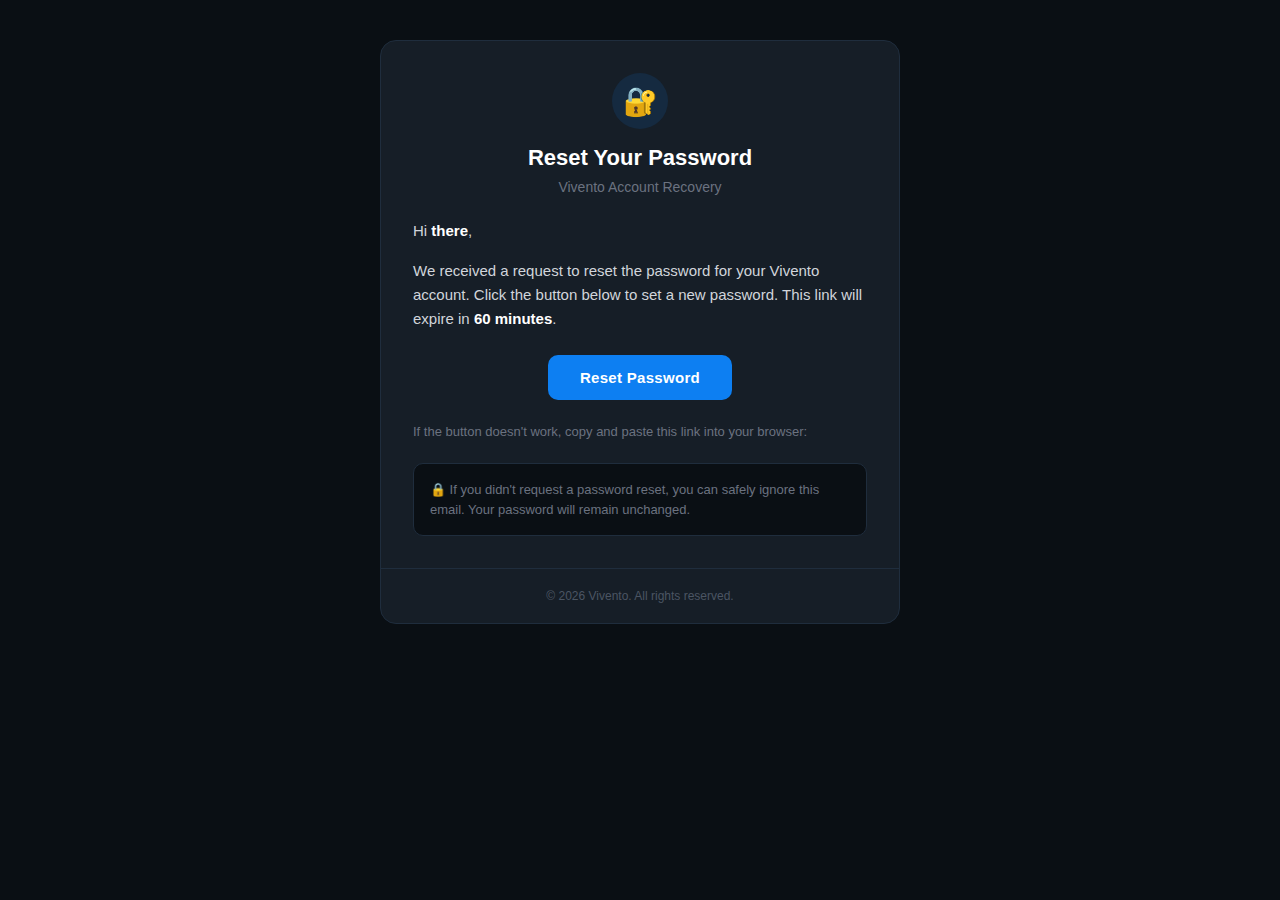
<file: src/main/resources/templates/password-reset-email.html>
<!DOCTYPE html>
<html xmlns:th="http://www.thymeleaf.org" lang="en">
<head>
    <meta charset="UTF-8"/>
    <meta name="viewport" content="width=device-width, initial-scale=1.0"/>
    <title>Reset Your Password - Vivento</title>
</head>
<body style="margin:0;padding:0;background-color:#0a0f14;font-family:'Helvetica Neue',Helvetica,Arial,sans-serif;">
<table width="100%" cellpadding="0" cellspacing="0" style="background-color:#0a0f14;padding:40px 20px;">
    <tr>
        <td align="center">
            <table width="100%" cellpadding="0" cellspacing="0" style="max-width:520px;background-color:#161e27;border-radius:16px;overflow:hidden;border:1px solid #1f2d3d;">
                <!-- Header -->
                <tr>
                    <td align="center" style="padding:32px 32px 24px;">
                        <div style="display:inline-flex;align-items:center;justify-content:center;width:56px;height:56px;background-color:#0d7ff220;border-radius:50%;margin-bottom:16px;">
                            <span style="font-size:28px;">🔐</span>
                        </div>
                        <h1 style="margin:0;font-size:22px;font-weight:800;color:#ffffff;">Reset Your Password</h1>
                        <p style="margin:8px 0 0;font-size:14px;color:#6b7280;">Vivento Account Recovery</p>
                    </td>
                </tr>
                <!-- Body -->
                <tr>
                    <td style="padding:0 32px 32px;">
                        <p style="margin:0 0 16px;font-size:15px;color:#d1d5db;line-height:1.6;">
                            Hi <strong th:text="${userName}" style="color:#ffffff;">there</strong>,
                        </p>
                        <p style="margin:0 0 24px;font-size:15px;color:#d1d5db;line-height:1.6;">
                            We received a request to reset the password for your Vivento account. Click the button below to set a new password. This link will expire in <strong style="color:#ffffff;">60 minutes</strong>.
                        </p>
                        <!-- CTA Button -->
                        <table width="100%" cellpadding="0" cellspacing="0">
                            <tr>
                                <td align="center" style="padding-bottom:24px;">
                                    <a th:href="${resetLink}"
                                       style="display:inline-block;background-color:#0d7ff2;color:#ffffff;text-decoration:none;font-size:15px;font-weight:700;padding:14px 32px;border-radius:10px;letter-spacing:0.02em;">
                                        Reset Password
                                    </a>
                                </td>
                            </tr>
                        </table>
                        <!-- Fallback link -->
                        <p style="margin:0 0 8px;font-size:13px;color:#6b7280;">If the button doesn't work, copy and paste this link into your browser:</p>
                        <p style="margin:0 0 24px;font-size:12px;word-break:break-all;">
                            <a th:href="${resetLink}" th:text="${resetLink}" style="color:#0d7ff2;text-decoration:none;"></a>
                        </p>
                        <!-- Security note -->
                        <div style="background-color:#0a0f14;border-radius:10px;padding:16px;border:1px solid #1f2d3d;">
                            <p style="margin:0;font-size:13px;color:#6b7280;line-height:1.5;">
                                🔒 If you didn't request a password reset, you can safely ignore this email. Your password will remain unchanged.
                            </p>
                        </div>
                    </td>
                </tr>
                <!-- Footer -->
                <tr>
                    <td style="padding:20px 32px;border-top:1px solid #1f2d3d;text-align:center;">
                        <p style="margin:0;font-size:12px;color:#4b5563;">&copy; 2026 Vivento. All rights reserved.</p>
                    </td>
                </tr>
            </table>
        </td>
    </tr>
</table>
</body>
</html>
</file>
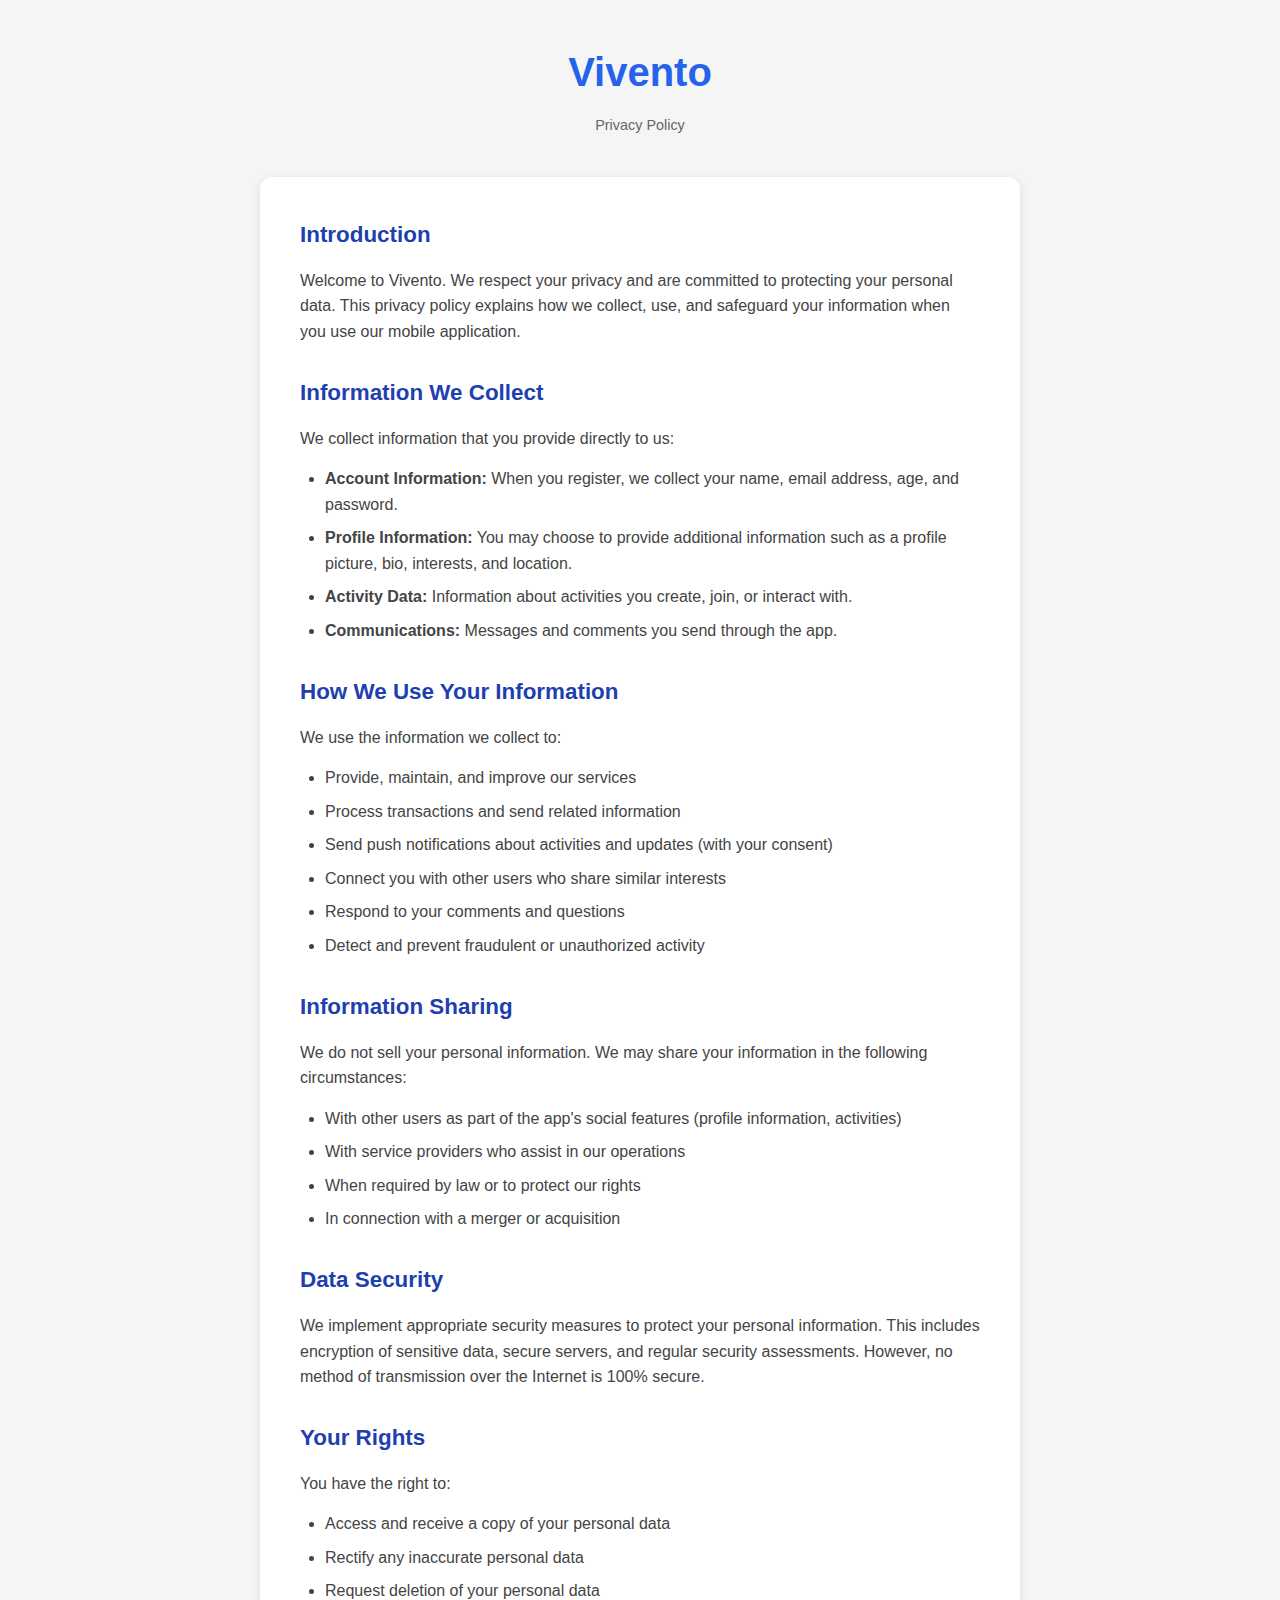
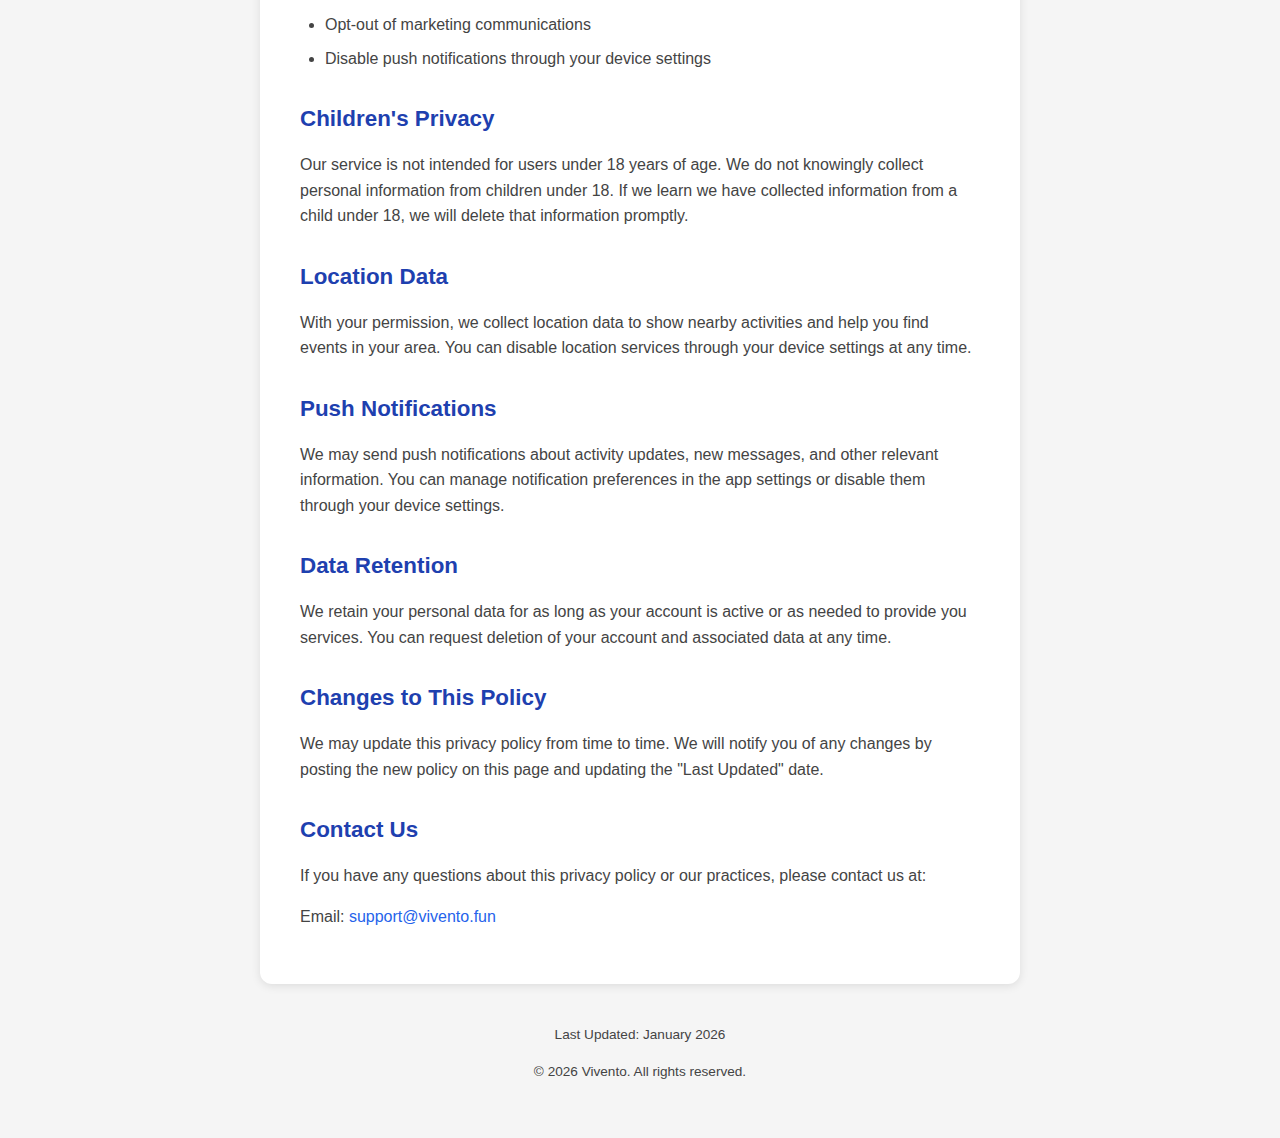
<file: src/main/resources/templates/privacy.html>
<!DOCTYPE html>
<html xmlns:th="http://www.thymeleaf.org" lang="en">
<head>
    <meta charset="UTF-8">
    <meta name="viewport" content="width=device-width, initial-scale=1.0">
    <title>Privacy Policy - Vivento</title>
    <style>
        * {
            margin: 0;
            padding: 0;
            box-sizing: border-box;
        }
        body {
            font-family: -apple-system, BlinkMacSystemFont, 'Segoe UI', Roboto, Oxygen, Ubuntu, sans-serif;
            line-height: 1.6;
            color: #333;
            background-color: #f5f5f5;
        }
        .container {
            max-width: 800px;
            margin: 0 auto;
            padding: 40px 20px;
        }
        .header {
            text-align: center;
            margin-bottom: 40px;
        }
        .header h1 {
            color: #2563eb;
            font-size: 2.5rem;
            margin-bottom: 10px;
        }
        .header p {
            color: #666;
            font-size: 0.9rem;
        }
        .content {
            background: white;
            padding: 40px;
            border-radius: 12px;
            box-shadow: 0 2px 10px rgba(0,0,0,0.1);
        }
        h2 {
            color: #1e40af;
            margin-top: 30px;
            margin-bottom: 15px;
            font-size: 1.4rem;
        }
        h2:first-child {
            margin-top: 0;
        }
        p {
            margin-bottom: 15px;
            color: #444;
        }
        ul {
            margin-bottom: 15px;
            padding-left: 25px;
        }
        li {
            margin-bottom: 8px;
            color: #444;
        }
        .footer {
            text-align: center;
            margin-top: 40px;
            color: #666;
            font-size: 0.85rem;
        }
        a {
            color: #2563eb;
            text-decoration: none;
        }
        a:hover {
            text-decoration: underline;
        }
    </style>
</head>
<body>
    <div class="container">
        <div class="header">
            <h1>Vivento</h1>
            <p>Privacy Policy</p>
        </div>

        <div class="content">
            <h2>Introduction</h2>
            <p>Welcome to Vivento. We respect your privacy and are committed to protecting your personal data. This privacy policy explains how we collect, use, and safeguard your information when you use our mobile application.</p>

            <h2>Information We Collect</h2>
            <p>We collect information that you provide directly to us:</p>
            <ul>
                <li><strong>Account Information:</strong> When you register, we collect your name, email address, age, and password.</li>
                <li><strong>Profile Information:</strong> You may choose to provide additional information such as a profile picture, bio, interests, and location.</li>
                <li><strong>Activity Data:</strong> Information about activities you create, join, or interact with.</li>
                <li><strong>Communications:</strong> Messages and comments you send through the app.</li>
            </ul>

            <h2>How We Use Your Information</h2>
            <p>We use the information we collect to:</p>
            <ul>
                <li>Provide, maintain, and improve our services</li>
                <li>Process transactions and send related information</li>
                <li>Send push notifications about activities and updates (with your consent)</li>
                <li>Connect you with other users who share similar interests</li>
                <li>Respond to your comments and questions</li>
                <li>Detect and prevent fraudulent or unauthorized activity</li>
            </ul>

            <h2>Information Sharing</h2>
            <p>We do not sell your personal information. We may share your information in the following circumstances:</p>
            <ul>
                <li>With other users as part of the app's social features (profile information, activities)</li>
                <li>With service providers who assist in our operations</li>
                <li>When required by law or to protect our rights</li>
                <li>In connection with a merger or acquisition</li>
            </ul>

            <h2>Data Security</h2>
            <p>We implement appropriate security measures to protect your personal information. This includes encryption of sensitive data, secure servers, and regular security assessments. However, no method of transmission over the Internet is 100% secure.</p>

            <h2>Your Rights</h2>
            <p>You have the right to:</p>
            <ul>
                <li>Access and receive a copy of your personal data</li>
                <li>Rectify any inaccurate personal data</li>
                <li>Request deletion of your personal data</li>
                <li>Opt-out of marketing communications</li>
                <li>Disable push notifications through your device settings</li>
            </ul>

            <h2>Children's Privacy</h2>
            <p>Our service is not intended for users under 18 years of age. We do not knowingly collect personal information from children under 18. If we learn we have collected information from a child under 18, we will delete that information promptly.</p>

            <h2>Location Data</h2>
            <p>With your permission, we collect location data to show nearby activities and help you find events in your area. You can disable location services through your device settings at any time.</p>

            <h2>Push Notifications</h2>
            <p>We may send push notifications about activity updates, new messages, and other relevant information. You can manage notification preferences in the app settings or disable them through your device settings.</p>

            <h2>Data Retention</h2>
            <p>We retain your personal data for as long as your account is active or as needed to provide you services. You can request deletion of your account and associated data at any time.</p>

            <h2>Changes to This Policy</h2>
            <p>We may update this privacy policy from time to time. We will notify you of any changes by posting the new policy on this page and updating the "Last Updated" date.</p>

            <h2>Contact Us</h2>
            <p>If you have any questions about this privacy policy or our practices, please contact us at:</p>
            <p>Email: <a href="mailto:support@vivento.fun">support@vivento.fun</a></p>
        </div>

        <div class="footer">
            <p>Last Updated: January 2026</p>
            <p>&copy; 2026 Vivento. All rights reserved.</p>
        </div>
    </div>
</body>
</html>
</file>
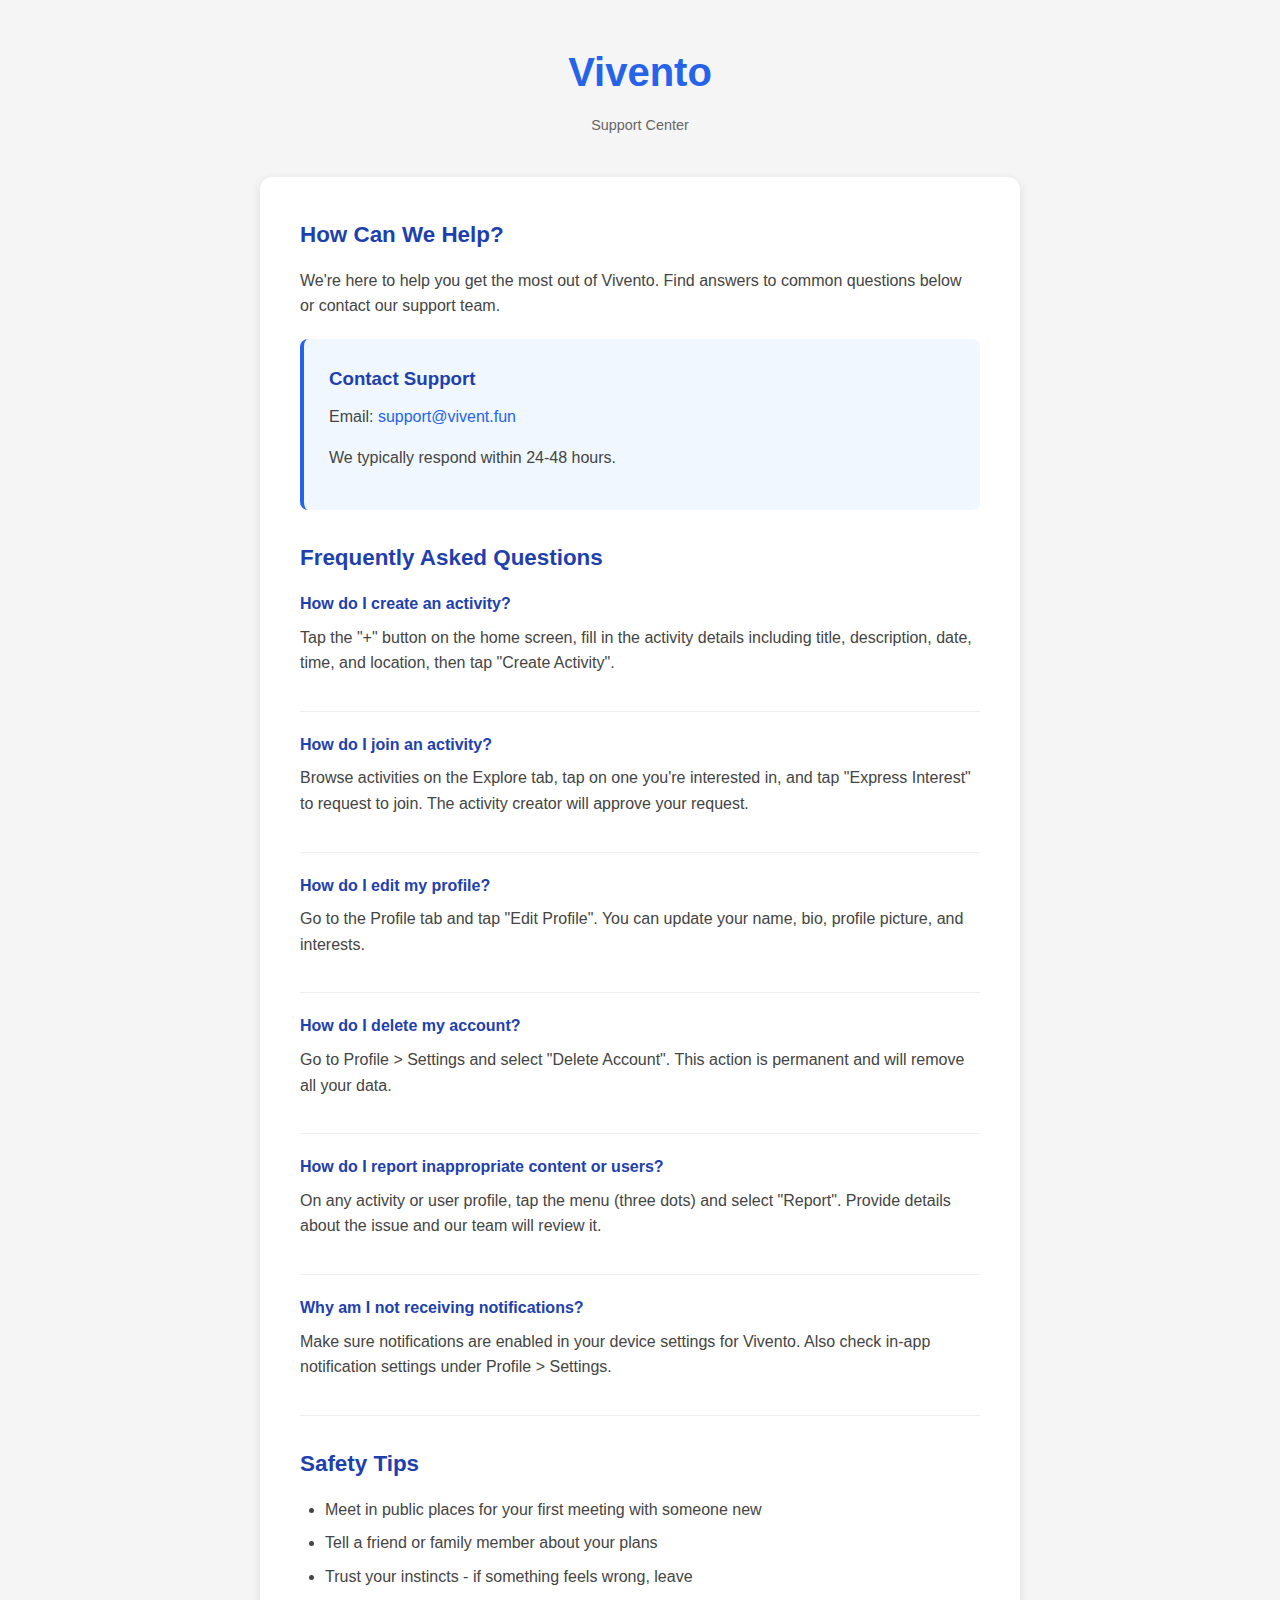
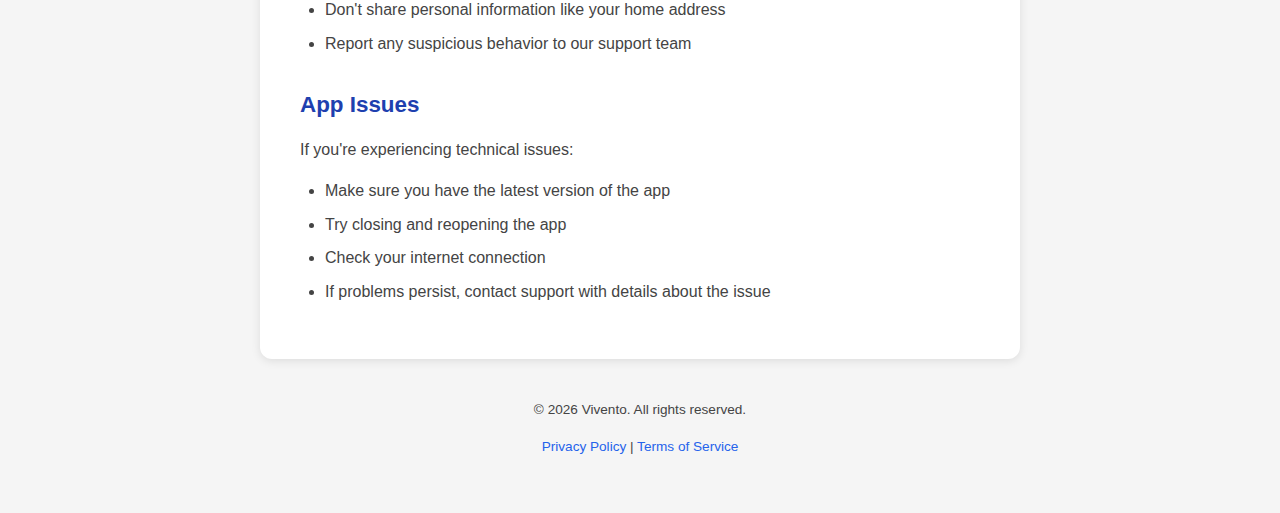
<file: src/main/resources/templates/support.html>
<!DOCTYPE html>
<html xmlns:th="http://www.thymeleaf.org" lang="en">
<head>
    <meta charset="UTF-8">
    <meta name="viewport" content="width=device-width, initial-scale=1.0">
    <title>Support - Vivento</title>
    <style>
        * {
            margin: 0;
            padding: 0;
            box-sizing: border-box;
        }
        body {
            font-family: -apple-system, BlinkMacSystemFont, 'Segoe UI', Roboto, Oxygen, Ubuntu, sans-serif;
            line-height: 1.6;
            color: #333;
            background-color: #f5f5f5;
        }
        .container {
            max-width: 800px;
            margin: 0 auto;
            padding: 40px 20px;
        }
        .header {
            text-align: center;
            margin-bottom: 40px;
        }
        .header h1 {
            color: #2563eb;
            font-size: 2.5rem;
            margin-bottom: 10px;
        }
        .header p {
            color: #666;
            font-size: 0.9rem;
        }
        .content {
            background: white;
            padding: 40px;
            border-radius: 12px;
            box-shadow: 0 2px 10px rgba(0,0,0,0.1);
        }
        h2 {
            color: #1e40af;
            margin-top: 30px;
            margin-bottom: 15px;
            font-size: 1.4rem;
        }
        h2:first-child {
            margin-top: 0;
        }
        p {
            margin-bottom: 15px;
            color: #444;
        }
        ul {
            margin-bottom: 15px;
            padding-left: 25px;
        }
        li {
            margin-bottom: 8px;
            color: #444;
        }
        .footer {
            text-align: center;
            margin-top: 40px;
            color: #666;
            font-size: 0.85rem;
        }
        a {
            color: #2563eb;
            text-decoration: none;
        }
        a:hover {
            text-decoration: underline;
        }
        .contact-card {
            background: #f0f7ff;
            padding: 25px;
            border-radius: 8px;
            margin: 20px 0;
            border-left: 4px solid #2563eb;
        }
        .contact-card h3 {
            color: #1e40af;
            margin-bottom: 10px;
        }
        .faq-item {
            margin-bottom: 20px;
            padding-bottom: 20px;
            border-bottom: 1px solid #eee;
        }
        .faq-item:last-child {
            border-bottom: none;
        }
        .faq-question {
            font-weight: 600;
            color: #1e40af;
            margin-bottom: 8px;
        }
    </style>
</head>
<body>
    <div class="container">
        <div class="header">
            <h1>Vivento</h1>
            <p>Support Center</p>
        </div>

        <div class="content">
            <h2>How Can We Help?</h2>
            <p>We're here to help you get the most out of Vivento. Find answers to common questions below or contact our support team.</p>

            <div class="contact-card">
                <h3>Contact Support</h3>
                <p>Email: <a href="mailto:support@vivent.fun">support@vivent.fun</a></p>
                <p>We typically respond within 24-48 hours.</p>
            </div>

            <h2>Frequently Asked Questions</h2>

            <div class="faq-item">
                <p class="faq-question">How do I create an activity?</p>
                <p>Tap the "+" button on the home screen, fill in the activity details including title, description, date, time, and location, then tap "Create Activity".</p>
            </div>

            <div class="faq-item">
                <p class="faq-question">How do I join an activity?</p>
                <p>Browse activities on the Explore tab, tap on one you're interested in, and tap "Express Interest" to request to join. The activity creator will approve your request.</p>
            </div>

            <div class="faq-item">
                <p class="faq-question">How do I edit my profile?</p>
                <p>Go to the Profile tab and tap "Edit Profile". You can update your name, bio, profile picture, and interests.</p>
            </div>

            <div class="faq-item">
                <p class="faq-question">How do I delete my account?</p>
                <p>Go to Profile > Settings and select "Delete Account". This action is permanent and will remove all your data.</p>
            </div>

            <div class="faq-item">
                <p class="faq-question">How do I report inappropriate content or users?</p>
                <p>On any activity or user profile, tap the menu (three dots) and select "Report". Provide details about the issue and our team will review it.</p>
            </div>

            <div class="faq-item">
                <p class="faq-question">Why am I not receiving notifications?</p>
                <p>Make sure notifications are enabled in your device settings for Vivento. Also check in-app notification settings under Profile > Settings.</p>
            </div>

            <h2>Safety Tips</h2>
            <ul>
                <li>Meet in public places for your first meeting with someone new</li>
                <li>Tell a friend or family member about your plans</li>
                <li>Trust your instincts - if something feels wrong, leave</li>
                <li>Don't share personal information like your home address</li>
                <li>Report any suspicious behavior to our support team</li>
            </ul>

            <h2>App Issues</h2>
            <p>If you're experiencing technical issues:</p>
            <ul>
                <li>Make sure you have the latest version of the app</li>
                <li>Try closing and reopening the app</li>
                <li>Check your internet connection</li>
                <li>If problems persist, contact support with details about the issue</li>
            </ul>
        </div>

        <div class="footer">
            <p>&copy; 2026 Vivento. All rights reserved.</p>
            <p><a href="/privacy">Privacy Policy</a> | <a href="/terms">Terms of Service</a></p>
        </div>
    </div>
</body>
</html>
</file>
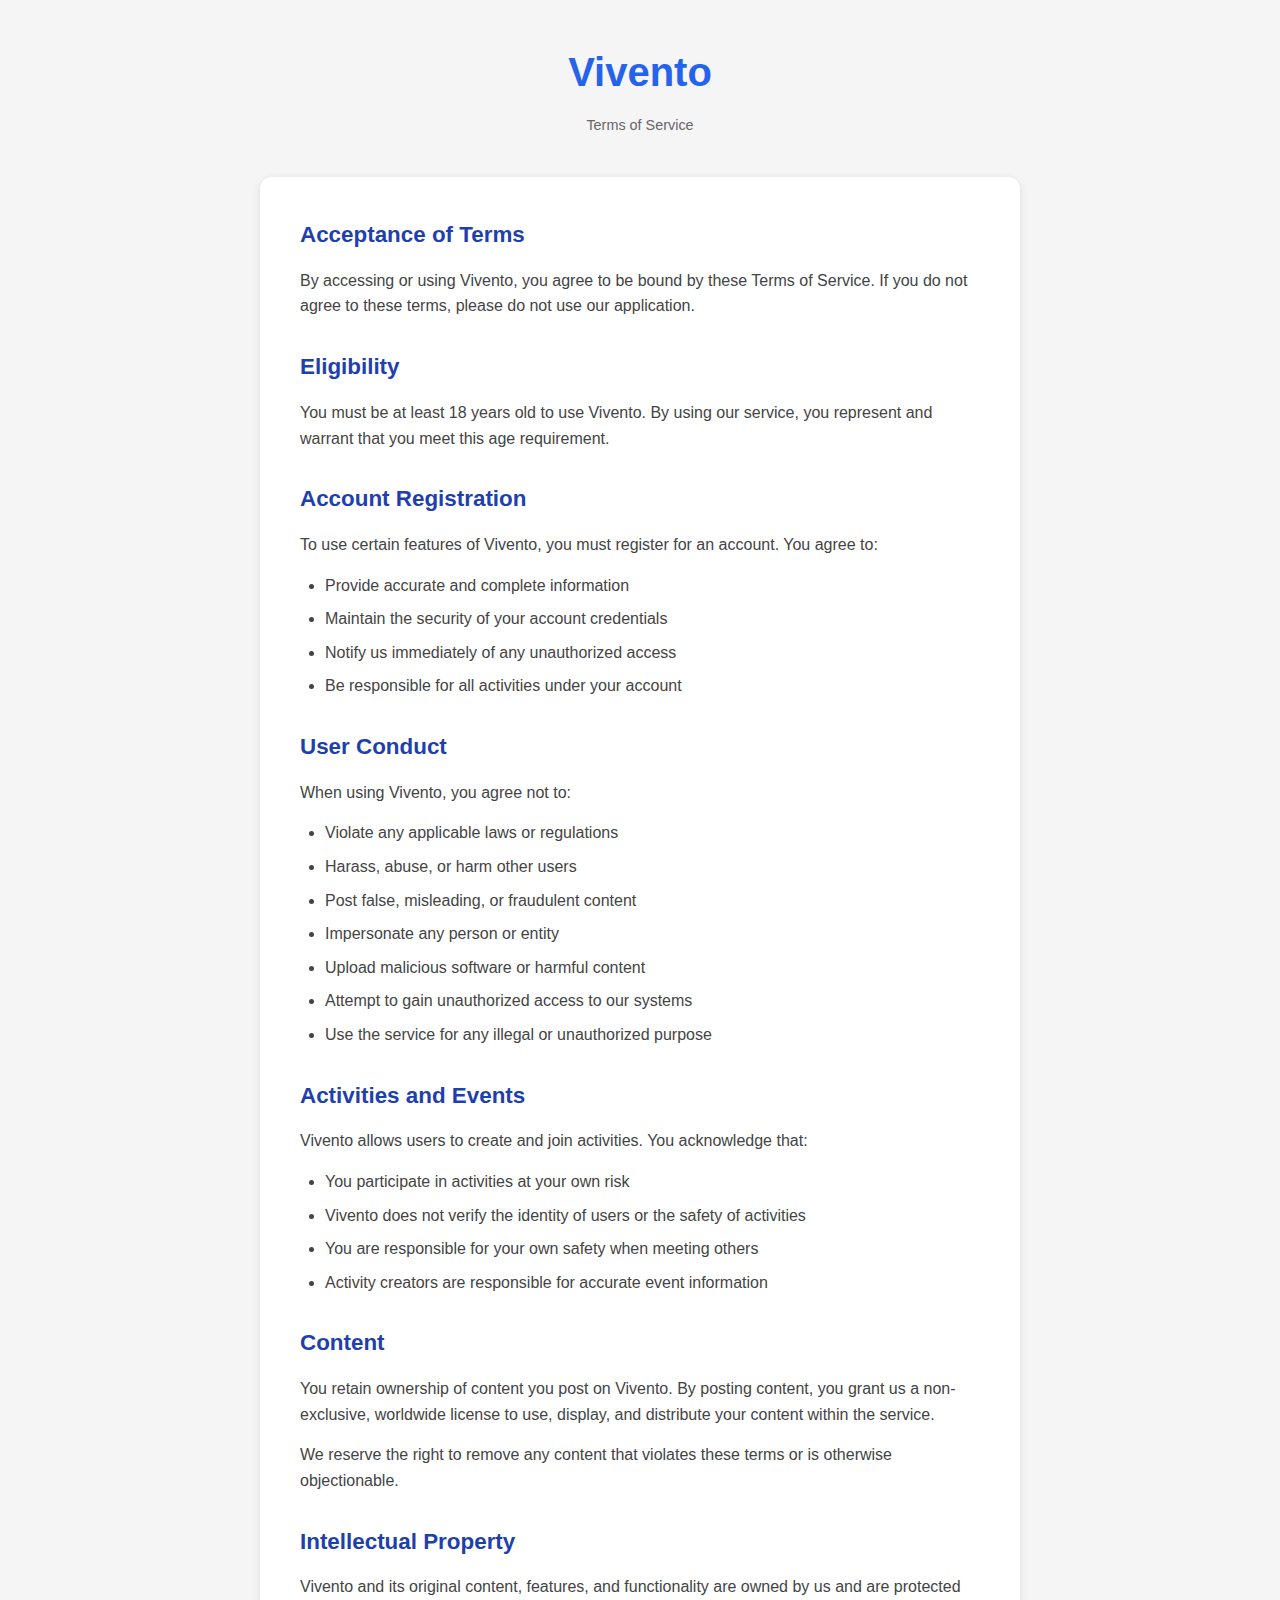
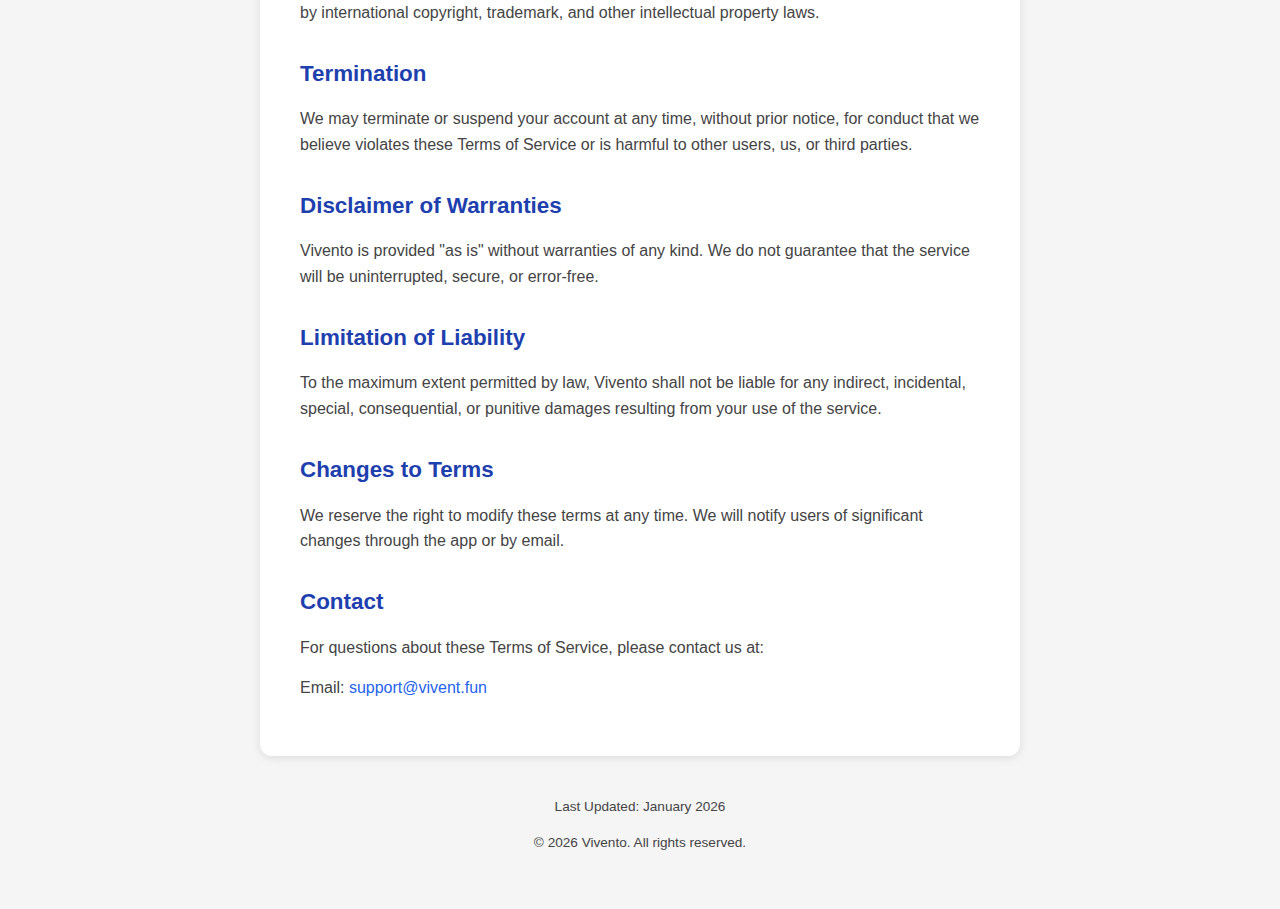
<file: src/main/resources/templates/terms.html>
<!DOCTYPE html>
<html xmlns:th="http://www.thymeleaf.org" lang="en">
<head>
    <meta charset="UTF-8">
    <meta name="viewport" content="width=device-width, initial-scale=1.0">
    <title>Terms of Service - Vivento</title>
    <style>
        * {
            margin: 0;
            padding: 0;
            box-sizing: border-box;
        }
        body {
            font-family: -apple-system, BlinkMacSystemFont, 'Segoe UI', Roboto, Oxygen, Ubuntu, sans-serif;
            line-height: 1.6;
            color: #333;
            background-color: #f5f5f5;
        }
        .container {
            max-width: 800px;
            margin: 0 auto;
            padding: 40px 20px;
        }
        .header {
            text-align: center;
            margin-bottom: 40px;
        }
        .header h1 {
            color: #2563eb;
            font-size: 2.5rem;
            margin-bottom: 10px;
        }
        .header p {
            color: #666;
            font-size: 0.9rem;
        }
        .content {
            background: white;
            padding: 40px;
            border-radius: 12px;
            box-shadow: 0 2px 10px rgba(0,0,0,0.1);
        }
        h2 {
            color: #1e40af;
            margin-top: 30px;
            margin-bottom: 15px;
            font-size: 1.4rem;
        }
        h2:first-child {
            margin-top: 0;
        }
        p {
            margin-bottom: 15px;
            color: #444;
        }
        ul {
            margin-bottom: 15px;
            padding-left: 25px;
        }
        li {
            margin-bottom: 8px;
            color: #444;
        }
        .footer {
            text-align: center;
            margin-top: 40px;
            color: #666;
            font-size: 0.85rem;
        }
        a {
            color: #2563eb;
            text-decoration: none;
        }
        a:hover {
            text-decoration: underline;
        }
    </style>
</head>
<body>
    <div class="container">
        <div class="header">
            <h1>Vivento</h1>
            <p>Terms of Service</p>
        </div>

        <div class="content">
            <h2>Acceptance of Terms</h2>
            <p>By accessing or using Vivento, you agree to be bound by these Terms of Service. If you do not agree to these terms, please do not use our application.</p>

            <h2>Eligibility</h2>
            <p>You must be at least 18 years old to use Vivento. By using our service, you represent and warrant that you meet this age requirement.</p>

            <h2>Account Registration</h2>
            <p>To use certain features of Vivento, you must register for an account. You agree to:</p>
            <ul>
                <li>Provide accurate and complete information</li>
                <li>Maintain the security of your account credentials</li>
                <li>Notify us immediately of any unauthorized access</li>
                <li>Be responsible for all activities under your account</li>
            </ul>

            <h2>User Conduct</h2>
            <p>When using Vivento, you agree not to:</p>
            <ul>
                <li>Violate any applicable laws or regulations</li>
                <li>Harass, abuse, or harm other users</li>
                <li>Post false, misleading, or fraudulent content</li>
                <li>Impersonate any person or entity</li>
                <li>Upload malicious software or harmful content</li>
                <li>Attempt to gain unauthorized access to our systems</li>
                <li>Use the service for any illegal or unauthorized purpose</li>
            </ul>

            <h2>Activities and Events</h2>
            <p>Vivento allows users to create and join activities. You acknowledge that:</p>
            <ul>
                <li>You participate in activities at your own risk</li>
                <li>Vivento does not verify the identity of users or the safety of activities</li>
                <li>You are responsible for your own safety when meeting others</li>
                <li>Activity creators are responsible for accurate event information</li>
            </ul>

            <h2>Content</h2>
            <p>You retain ownership of content you post on Vivento. By posting content, you grant us a non-exclusive, worldwide license to use, display, and distribute your content within the service.</p>
            <p>We reserve the right to remove any content that violates these terms or is otherwise objectionable.</p>

            <h2>Intellectual Property</h2>
            <p>Vivento and its original content, features, and functionality are owned by us and are protected by international copyright, trademark, and other intellectual property laws.</p>

            <h2>Termination</h2>
            <p>We may terminate or suspend your account at any time, without prior notice, for conduct that we believe violates these Terms of Service or is harmful to other users, us, or third parties.</p>

            <h2>Disclaimer of Warranties</h2>
            <p>Vivento is provided "as is" without warranties of any kind. We do not guarantee that the service will be uninterrupted, secure, or error-free.</p>

            <h2>Limitation of Liability</h2>
            <p>To the maximum extent permitted by law, Vivento shall not be liable for any indirect, incidental, special, consequential, or punitive damages resulting from your use of the service.</p>

            <h2>Changes to Terms</h2>
            <p>We reserve the right to modify these terms at any time. We will notify users of significant changes through the app or by email.</p>

            <h2>Contact</h2>
            <p>For questions about these Terms of Service, please contact us at:</p>
            <p>Email: <a href="mailto:support@vivent.fun">support@vivent.fun</a></p>
        </div>

        <div class="footer">
            <p>Last Updated: January 2026</p>
            <p>&copy; 2026 Vivento. All rights reserved.</p>
        </div>
    </div>
</body>
</html>
</file>
